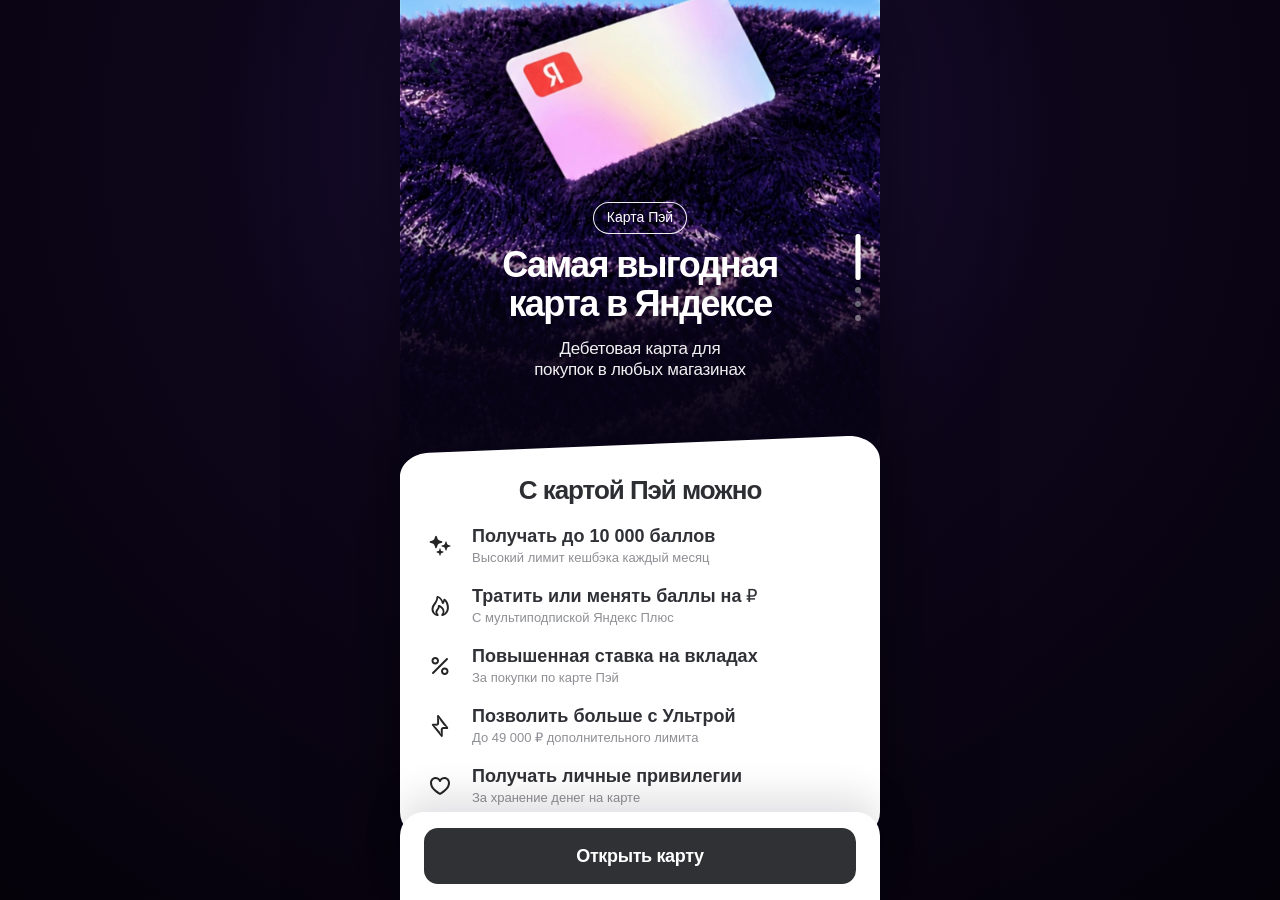
<file: index.html>
<!DOCTYPE html><html lang="ru"><head><meta charSet="utf-8"/><meta name="viewport" content="width=device-width, initial-scale=1, maximum-scale=1"/><link rel="stylesheet" href="/_next/static/chunks/2mtmqizcq_vt6.css" data-precedence="next"/><link rel="preload" as="script" fetchPriority="low" href="/_next/static/chunks/12aruqaur5huj.js"/><script src="/_next/static/chunks/3rx7jmld6eggj.js" async=""></script><script src="/_next/static/chunks/196x_tfexoucg.js" async=""></script><script src="/_next/static/chunks/turbopack-1f6oi11i6ijtn.js" async=""></script><script src="/_next/static/chunks/3fntmmi971322.js" async=""></script><script src="/_next/static/chunks/2_x9-8k02stlx.js" async=""></script><meta name="theme-color" content="#0a0418"/><title>Карта Пэй — выгода каждый день</title><meta name="description" content="Карта Пэй с кешбэком, зелёными ценами и бесплатным пластиком."/><script src="/_next/static/chunks/0cz1d0mv5g_q7.js" noModule=""></script></head><body><div hidden=""><!--$--><!--/$--></div><main class="pay-landing"><div class="pay-landing__viewport" data-scroll-root="true"><section class="video-hero" aria-label="Преимущества карты Пэй" style="--slide-duration:4000ms"><div class="video-hero__media" aria-hidden="true"><div class="video-hero__layer is-active" style="opacity:1"><video class="video-hero__video" src="/media/1-slide.mp4?v=1200x1736" poster="/media/1.png?v=1200x1736" width="1200" height="1736" muted="" playsInline="" preload="auto"></video></div><div class="video-hero__layer" style="opacity:0"><video class="video-hero__video" src="/media/2-slide.mp4?v=1200x1736" width="1200" height="1736" muted="" playsInline="" preload="auto"></video></div><div class="video-hero__layer" style="opacity:0"><video class="video-hero__video" src="/media/3-slide.mp4?v=1200x1736" width="1200" height="1736" muted="" playsInline="" preload="auto"></video></div><div class="video-hero__layer" style="opacity:0"><video class="video-hero__video" src="/media/4-slide.mp4?v=1200x1736" width="1200" height="1736" muted="" playsInline="" preload="auto"></video></div><div class="video-hero__layer" style="opacity:0"><video class="video-hero__video" src="/media/5tr.mp4?v=1200x1736" width="1200" height="1736" muted="" playsInline="" preload="auto"></video></div></div><div class="video-hero__shade" aria-hidden="true"></div><button class="back-button" type="button" aria-label="Вернуться назад">‹</button><div class="hero-copy" aria-live="polite"><div class="hero-copy__item is-active" aria-hidden="false"><p class="hero-copy__eyebrow">Карта Пэй</p><h1>Самая выгодная карта в Яндексе</h1><p class="hero-copy__description">Дебетовая карта для покупок в любых магазинах</p></div><div class="hero-copy__item" aria-hidden="true"><p class="hero-copy__eyebrow">Кешбэк</p><h1>С мгновенным кешбэком</h1><p class="hero-copy__description">Даже с оплатой по QR, онлайн или смартфоном</p></div><div class="hero-copy__item" aria-hidden="true"><p class="hero-copy__eyebrow">Скидки</p><h1>Зелёные цены на Маркете</h1><p class="hero-copy__description">Только с картой Пэй покупайте со скидкой до 30%</p></div><div class="hero-copy__item" aria-hidden="true"><p class="hero-copy__eyebrow">Пластик</p><h1>Бесплатный пластик и стикер</h1><p class="hero-copy__description">С доставкой в пункт выдачи Яндекс Маркета</p></div></div><nav class="slide-pagination" aria-label="Слайды преимуществ"><button class="is-active" type="button" aria-label="Показать слайд 1: Карта Пэй" aria-current="true"><span class="slide-pagination__progress"></span></button><button class="" type="button" aria-label="Показать слайд 2: Кешбэк"></button><button class="" type="button" aria-label="Показать слайд 3: Скидки"></button><button class="" type="button" aria-label="Показать слайд 4: Пластик"></button></nav></section><section class="offer-sheet" aria-labelledby="offer-title"><div class="capabilities"><h2 id="offer-title">С картой Пэй можно</h2><ul class="capabilities__list"><li><span aria-hidden="true"><img alt="" loading="lazy" width="24" height="24" decoding="async" data-nimg="1" style="color:transparent" src="/figma/benefit-plus.svg"/></span><div><h3>Получать до 10 000 баллов</h3><p>Высокий лимит кешбэка каждый месяц</p></div></li><li><span aria-hidden="true"><img alt="" loading="lazy" width="24" height="24" decoding="async" data-nimg="1" style="color:transparent" src="/figma/benefit-fire.svg"/></span><div><h3>Тратить или менять баллы на ₽</h3><p>С мультиподпиской Яндекс Плюс</p></div></li><li><span aria-hidden="true"><img alt="" loading="lazy" width="24" height="24" decoding="async" data-nimg="1" style="color:transparent" src="/figma/benefit-percentage.svg"/></span><div><h3>Повышенная ставка на вкладах</h3><p>За покупки по карте Пэй</p></div></li><li><span aria-hidden="true"><img alt="" loading="lazy" width="24" height="24" decoding="async" data-nimg="1" style="color:transparent" src="/figma/benefit-lightning.svg"/></span><div><h3>Позволить больше с Ультрой</h3><p>До 49 000 ₽ дополнительного лимита</p></div></li><li><span aria-hidden="true"><img alt="" loading="lazy" width="24" height="24" decoding="async" data-nimg="1" style="color:transparent" src="/figma/benefit-heart.svg"/></span><div><h3>Получать личные привилегии</h3><p>За хранение денег на карте</p></div></li></ul></div><section class="cashback-section" aria-labelledby="cashback-title"><h2 id="cashback-title">Выгодные кешбэки<br/>каждый месяц</h2><p>До 10 новых категорий</p><div class="cashback-cards" aria-label="Категории кешбэка"><article><span class="cashback-icon cashback-icon--violet"><img alt="" loading="lazy" width="40" height="40" decoding="async" data-nimg="1" style="color:transparent" src="/figma/cashback-all.png"/></span><strong>до 2%</strong><small>На все покупки по карте</small></article><article><span class="cashback-icon cashback-icon--orange"><img alt="" loading="lazy" width="40" height="40" decoding="async" data-nimg="1" style="color:transparent" src="/figma/cashback-food.svg"/></span><strong>до 7%</strong><small>На кафе, бары и рестораны</small></article><article><span class="cashback-icon cashback-icon--violet"><img alt="" loading="lazy" width="40" height="40" decoding="async" data-nimg="1" style="color:transparent" src="/figma/cashback-clothes.svg"/></span><strong>до 5%</strong><small>На одежду и обувь</small></article></div></section><div class="offer-sheet__application"><a class="primary-action" href="https://pay.yandex.ru/" rel="noreferrer">Открыть карту</a></div></section></div></main><!--$--><!--/$--><script src="/_next/static/chunks/12aruqaur5huj.js" id="_R_" async=""></script><script>(self.__next_f=self.__next_f||[]).push([0])</script><script>self.__next_f.push([1,"1:\"$Sreact.fragment\"\n2:I[39756,[\"/_next/static/chunks/3fntmmi971322.js\"],\"default\"]\n3:I[37457,[\"/_next/static/chunks/3fntmmi971322.js\"],\"default\"]\n4:I[42009,[\"/_next/static/chunks/3fntmmi971322.js\",\"/_next/static/chunks/2_x9-8k02stlx.js\"],\"VideoHero\"]\n5:I[5500,[\"/_next/static/chunks/3fntmmi971322.js\",\"/_next/static/chunks/2_x9-8k02stlx.js\"],\"Image\"]\nd:I[68027,[\"/_next/static/chunks/3fntmmi971322.js\"],\"default\",1]\n:HL[\"/_next/static/chunks/2mtmqizcq_vt6.css\",\"style\"]\n0:{\"P\":null,\"c\":[\"\",\"\"],\"q\":\"\",\"i\":false,\"f\":[[[\"\",{\"children\":[\"__PAGE__\",{},\"$undefined\",\"$undefined\",4608]},\"$undefined\",\"$undefined\",4624],[[\"$\",\"$1\",\"c\",{\"children\":[[[\"$\",\"link\",\"0\",{\"rel\":\"stylesheet\",\"href\":\"/_next/static/chunks/2mtmqizcq_vt6.css\",\"precedence\":\"next\",\"crossOrigin\":\"$undefined\",\"nonce\":\"$undefined\"}],[\"$\",\"script\",\"script-0\",{\"src\":\"/_next/static/chunks/3fntmmi971322.js\",\"async\":true,\"nonce\":\"$undefined\"}]],[\"$\",\"html\",null,{\"lang\":\"ru\",\"children\":[\"$\",\"body\",null,{\"children\":[\"$\",\"$L2\",null,{\"parallelRouterKey\":\"children\",\"error\":\"$undefined\",\"errorStyles\":\"$undefined\",\"errorScripts\":\"$undefined\",\"template\":[\"$\",\"$L3\",null,{}],\"templateStyles\":\"$undefined\",\"templateScripts\":\"$undefined\",\"notFound\":[[[\"$\",\"title\",null,{\"children\":\"404: This page could not be found.\"}],[\"$\",\"div\",null,{\"style\":{\"fontFamily\":\"system-ui,\\\"Segoe UI\\\",Roboto,Helvetica,Arial,sans-serif,\\\"Apple Color Emoji\\\",\\\"Segoe UI Emoji\\\"\",\"height\":\"100vh\",\"textAlign\":\"center\",\"display\":\"flex\",\"flexDirection\":\"column\",\"alignItems\":\"center\",\"justifyContent\":\"center\"},\"children\":[\"$\",\"div\",null,{\"children\":[[\"$\",\"style\",null,{\"dangerouslySetInnerHTML\":{\"__html\":\"body{color:#000;background:#fff;margin:0}.next-error-h1{border-right:1px solid rgba(0,0,0,.3)}@media (prefers-color-scheme:dark){body{color:#fff;background:#000}.next-error-h1{border-right:1px solid rgba(255,255,255,.3)}}\"}}],[\"$\",\"h1\",null,{\"className\":\"next-error-h1\",\"style\":{\"display\":\"inline-block\",\"margin\":\"0 20px 0 0\",\"padding\":\"0 23px 0 0\",\"fontSize\":24,\"fontWeight\":500,\"verticalAlign\":\"top\",\"lineHeight\":\"49px\"},\"children\":404}],[\"$\",\"div\",null,{\"style\":{\"display\":\"inline-block\"},\"children\":[\"$\",\"h2\",null,{\"style\":{\"fontSize\":14,\"fontWeight\":400,\"lineHeight\":\"49px\",\"margin\":0},\"children\":\"This page could not be found.\"}]}]]}]}]],[]],\"forbidden\":\"$undefined\",\"unauthorized\":\"$undefined\"}]}]}]]}],{\"children\":[[\"$\",\"$1\",\"c\",{\"children\":[[\"$\",\"main\",null,{\"className\":\"pay-landing\",\"children\":[\"$\",\"div\",null,{\"className\":\"pay-landing__viewport\",\"data-scroll-root\":true,\"children\":[[\"$\",\"$L4\",null,{}],[\"$\",\"section\",null,{\"className\":\"offer-sheet\",\"aria-labelledby\":\"offer-title\",\"children\":[[\"$\",\"div\",null,{\"className\":\"capabilities\",\"children\":[[\"$\",\"h2\",null,{\"id\":\"offer-title\",\"children\":\"С картой Пэй можно\"}],[\"$\",\"ul\",null,{\"className\":\"capabilities__list\",\"children\":[[\"$\",\"li\",\"Получать до 10 000 баллов\",{\"children\":[[\"$\",\"span\",null,{\"aria-hidden\":\"true\",\"children\":[\"$\",\"$L5\",null,{\"src\":\"/figma/benefit-plus.svg\",\"alt\":\"\",\"width\":24,\"height\":24}]}],[\"$\",\"div\",null,{\"children\":[[\"$\",\"h3\",null,{\"children\":\"Получать до 10 000 баллов\"}],[\"$\",\"p\",null,{\"children\":\"Высокий лимит кешбэка каждый месяц\"}]]}]]}],[\"$\",\"li\",\"Тратить или менять баллы на ₽\",{\"children\":[[\"$\",\"span\",null,{\"aria-hidden\":\"true\",\"children\":[\"$\",\"$L5\",null,{\"src\":\"/figma/benefit-fire.svg\",\"alt\":\"\",\"width\":24,\"height\":24}]}],[\"$\",\"div\",null,{\"children\":[[\"$\",\"h3\",null,{\"children\":\"Тратить или менять баллы на ₽\"}],[\"$\",\"p\",null,{\"children\":\"С мультиподпиской Яндекс Плюс\"}]]}]]}],[\"$\",\"li\",\"Повышенная ставка на вкладах\",{\"children\":[[\"$\",\"span\",null,{\"aria-hidden\":\"true\",\"children\":[\"$\",\"$L5\",null,{\"src\":\"/figma/benefit-percentage.svg\",\"alt\":\"\",\"width\":24,\"height\":24}]}],[\"$\",\"div\",null,{\"children\":[[\"$\",\"h3\",null,{\"children\":\"Повышенная ставка на вкладах\"}],[\"$\",\"p\",null,{\"children\":\"За покупки по карте Пэй\"}]]}]]}],[\"$\",\"li\",\"Позволить больше с Ультрой\",{\"children\":[[\"$\",\"span\",null,{\"aria-hidden\":\"true\",\"children\":[\"$\",\"$L5\",null,{\"src\":\"/figma/benefit-lightning.svg\",\"alt\":\"\",\"width\":24,\"height\":24}]}],[\"$\",\"div\",null,{\"children\":[[\"$\",\"h3\",null,{\"children\":\"Позволить больше с Ультрой\"}],[\"$\",\"p\",null,{\"children\":\"До 49 000 ₽ дополнительного лимита\"}]]}]]}],[\"$\",\"li\",\"Получать личные привилегии\",{\"children\":[[\"$\",\"span\",null,{\"aria-hidden\":\"true\",\"children\":[\"$\",\"$L5\",null,{\"src\":\"/figma/benefit-heart.svg\",\"alt\":\"\",\"width\":24,\"height\":24}]}],[\"$\",\"div\",null,{\"children\":[[\"$\",\"h3\",null,{\"children\":\"Получать личные привилегии\"}],[\"$\",\"p\",null,{\"children\":\"За хранение денег на карте\"}]]}]]}]]}]]}],[\"$\",\"section\",null,{\"className\":\"cashback-section\",\"aria-labelledby\":\"cashback-title\",\"children\":[[\"$\",\"h2\",null,{\"id\":\"cashback-title\",\"children\":[\"Выгодные кешбэки\",[\"$\",\"br\",null,{}],\"каждый месяц\"]}],[\"$\",\"p\",null,{\"children\":\"До 10 новых категорий\"}],[\"$\",\"div\",null,{\"className\":\"cashback-cards\",\"aria-label\":\"Категории кешбэка\",\"children\":[[\"$\",\"article\",\"На все покупки по карте\",{\"children\":[[\"$\",\"span\",null,{\"className\":\"cashback-icon cashback-icon--violet\",\"children\":[\"$\",\"$L5\",null,{\"src\":\"/figma/cashback-all.png\",\"alt\":\"\",\"width\":40,\"height\":40}]}],[\"$\",\"strong\",null,{\"children\":\"до 2%\"}],[\"$\",\"small\",null,{\"children\":\"На все покупки по карте\"}]]}],[\"$\",\"article\",\"На кафе, бары и рестораны\",{\"children\":[[\"$\",\"span\",null,{\"className\":\"cashback-icon cashback-icon--orange\",\"children\":[\"$\",\"$L5\",null,{\"src\":\"/figma/cashback-food.svg\",\"alt\":\"\",\"width\":40,\"height\":40}]}],\"$L6\",\"$L7\"]}],\"$L8\"]}]]}],\"$L9\"]}]]}]}],[\"$La\"],\"$Lb\"]}],{},null,false,null]},null,false,null],\"$Lc\",false]],\"m\":\"$undefined\",\"G\":[\"$d\",[\"$Le\"]],\"S\":true,\"h\":null,\"r\":\"$undefined\",\"s\":\"$undefined\",\"a\":\"$undefined\",\"l\":\"$undefined\",\"p\":\"$undefined\",\"d\":\"$undefined\",\"b\":\"5E_3-fhJJromnHO4Xf_ew\"}\nf:I[97367,[\"/_next/static/chunks/3fntmmi971322.js\"],\"OutletBoundary\"]\n10:\"$Sreact.suspense\"\n12:I[97367,[\"/_next/static/chunks/3fntmmi971322.js\"],\"ViewportBoundary\"]\n14:I[97367,[\"/_next/static/chunks/3fntmmi971322.js\"],\"MetadataBoundary\"]\n6:[\"$\",\"strong\",null,{\"children\":\"до 7%\"}]\n7:[\"$\",\"small\",null,{\"children\":\"На кафе, бары и рестораны\"}]\n8:[\"$\",\"article\",\"На одежду и обувь\",{\"children\":[[\"$\",\"span\",null,{\"className\":\"cashback-icon cashback-icon--violet\",\"children\":[\"$\",\"$L5\",null,{\"src\":\"/figma/cashback-clothes.svg\",\"alt\":\"\",\"width\":40,\"height\":40}]}],[\"$\",\"strong\",null,{\"children\":\"до 5%\"}],[\"$\",\"small\",null,{\"children\":\"На одежду и обувь\"}]]}]\n9:[\"$\",\"div\",null,{\"className\":\"offer-sheet__application\",\"children\":[\"$\",\"a\",null,{\"className\":\"primary-action\",\"href\":\"https://pay.yandex.ru/\",\"rel\":\"noreferrer\",\"children\":\"Открыть карту\"}]}]\na:[\"$\",\"script\",\"script-0\",{\"src\":\"/_next/static/chunks/2_x9-8k02stlx.js\",\"async\":true,\"nonce\":\"$undefined\"}]\nb:[\"$\",\"$Lf\",null,{\"children\":[\"$\",\"$10\",null,{\"name\":\"Next.MetadataOutlet\",\"children\":\"$@11\"}]}]\nc:[\"$\",\"$1\",\"h\",{\"children\":[null,[\"$\",\"$L12\",null,{\"children\":\"$L13\"}],[\"$\",\"div\",null,{\"hidden\":true,\"children\":[\"$\",\"$L14\",null,{\"children\":[\"$\",\"$10\",null,{\"name\":\"Next.Metadata\",\"children\":\"$L15\"}]}]}],null]}]\ne:[\"$\",\"link\",\"0\",{\"rel\":\"stylesheet\",\"href\":\"/_next/static/chunks/2mtmqizcq_vt6.css\",\"precedence\":\"next\",\"crossOrigin\":\"$undefined\",\"nonce\":\"$undefined\"}]\n13:[[\"$\",\"meta\",\"0\",{\"charSet\":\"utf-8\"}],[\"$\",\"meta\",\"1\",{\"name\":\"viewport\",\"content\":\"width=device-width, initial-scale=1, maximum-scale=1\"}],[\"$\",\"meta\",\"2\",{\"name\":\"theme-color\",\"content\":\"#0a0418\"}]]\n11:null\n15:[[\"$\",\"title\",\"0\",{\"children\":\"Карта Пэй — выгода каждый день\"}],[\"$\",\"meta\",\"1\",{\"name\":\"description\",\"content\":\"Карта Пэй с кешбэком, зелёными ценами и бесплатным пластиком.\"}]]\n"])</script></body></html>
</file>
<file: _next/static/chunks/2mtmqizcq_vt6.css>
:root{--app-width:480px;--video-stage-height:460px;--ink:#2d2e32;--paper:#fff;--accent:#ee47c4;--cyan:#23989c}*{box-sizing:border-box}html{--lightningcss-light: ;--lightningcss-dark:initial;color-scheme:dark;background:#07030f;height:100%;overflow:hidden}body{min-width:320px;height:100%;color:var(--paper);-webkit-font-smoothing:antialiased;text-rendering:optimizelegibility;background:radial-gradient(circle at 50% 15%,#231143 0,#0d061a 42%,#05020a 100%);margin:0;font-family:-apple-system,BlinkMacSystemFont,Segoe UI,Arial,Helvetica,sans-serif;overflow:hidden}button,input,a{font:inherit}a{color:inherit}button{-webkit-tap-highlight-color:transparent}.sr-only{clip:rect(0, 0, 0, 0);white-space:nowrap;border:0;width:1px;height:1px;margin:-1px;padding:0;position:absolute;overflow:hidden}.pay-landing{touch-action:pan-y;height:100svh;overflow:hidden}.pay-landing__viewport{width:min(100%, var(--app-width));overscroll-behavior-y:contain;scrollbar-width:none;touch-action:pan-y;-webkit-overflow-scrolling:touch;background:#09031a;height:100svh;margin-inline:auto;position:relative;overflow:hidden auto;box-shadow:0 0 80px #00000094}.pay-landing__viewport::-webkit-scrollbar{display:none}.video-hero{z-index:0;isolation:isolate;cursor:grab;touch-action:none;-webkit-user-select:none;user-select:none;background:#070314;width:100%;height:100svh;min-height:560px;position:sticky;top:0;overflow:hidden}.video-hero:active{cursor:grabbing}.video-hero__media,.video-hero__shade,.video-hero__layer,.video-hero__video{width:100%;height:100%;position:absolute;inset:0}.video-hero__media,.video-hero__shade{height:var(--video-stage-height);bottom:auto}.video-hero__media{z-index:-2;pointer-events:none;-webkit-user-select:none;user-select:none;overflow:hidden}.video-hero__layer{opacity:0}.video-hero__layer.is-previous{z-index:1;opacity:1}.video-hero__layer.is-active{z-index:2;opacity:1}.video-hero__video{object-fit:cover;object-position:50% 50%;width:100%;max-width:none;height:100%;max-height:none;display:block}.video-hero__shade{z-index:-1;pointer-events:none;background:linear-gradient(#07031400 0% 40%,#07031421 50%,#070314e0 73%,#070314 100%)}.back-button{z-index:5;top:max(42px, calc(env(safe-area-inset-top) + 30px));color:#132131;cursor:pointer;background:0 0;border:0;place-items:center;width:30px;height:36px;padding:0;font-family:Arial,sans-serif;font-size:40px;font-weight:300;line-height:1;transition:color .18s,transform .18s;display:grid;position:absolute;left:20px}.back-button:active{transform:translate(-2px)}.hero-copy{z-index:3;right:26px;bottom:calc(100svh - var(--video-stage-height) + 80px);text-align:center;height:200px;position:absolute;left:26px}.hero-copy__item{opacity:0;filter:blur(5px);pointer-events:none;will-change:opacity, transform, filter;flex-direction:column;align-items:center;transition:opacity .72s cubic-bezier(.22,1,.36,1),transform .85s cubic-bezier(.22,1,.36,1),filter .72s cubic-bezier(.22,1,.36,1);display:flex;position:absolute;bottom:0;left:0;right:0;transform:translateY(30px)}.hero-copy__item.is-active{opacity:1;filter:blur();pointer-events:auto;transform:translate(0,0)}.hero-copy__item.is-previous{opacity:0;filter:blur(5px);transform:translateY(30px)}.hero-copy__eyebrow{color:#fff;-webkit-backdrop-filter:blur(5px);backdrop-filter:blur(5px);background:#0b041c14;border:1.5px solid #fffffff0;border-radius:999px;min-height:32px;margin:0 0 12px;padding:6px 13px 7px;font-size:14px;font-weight:500;line-height:16px}.hero-copy h1{color:#fff;letter-spacing:-.045em;text-wrap:balance;max-width:360px;margin:0;font-size:clamp(29px,8.6vw,36px);font-weight:700;line-height:1.08}.hero-copy__description{color:#fffffff0;letter-spacing:-.015em;text-wrap:balance;max-width:320px;margin:14px 0 0;font-size:clamp(15px,4.25vw,17px);font-weight:400;line-height:1.25}.slide-pagination{z-index:6;flex-direction:column;align-items:center;gap:6px;display:flex;position:absolute;top:26%;right:15px}.slide-pagination button{cursor:pointer;background:0 0;border:0;width:14px;height:8px;padding:0;transition:height .42s cubic-bezier(.22,1,.36,1);position:relative}.slide-pagination button:before{content:"";background:#ffffff61;border-radius:999px;width:6px;height:6px;transition:width .35s,height .35s,background-color .35s;position:absolute;top:50%;left:50%;transform:translate(-50%,-50%)}.slide-pagination button.is-active{height:46px}.slide-pagination button.is-active:before{background:#ffffff5c;width:5px;height:100%}.slide-pagination__progress{z-index:1;transform-origin:top;width:5px;height:100%;animation:slide-progress var(--slide-duration) linear forwards;background:#fff;border-radius:999px;position:absolute;top:0;left:50%;transform:translate(-50%)scaleY(0)}@keyframes slide-progress{to{transform:translate(-50%)scaleY(1)}}.offer-sheet{z-index:10;margin-top:calc(-100svh + var(--video-stage-height));color:var(--ink);touch-action:pan-y;background:#070314;padding-bottom:110px;position:relative;overflow:visible}.offer-sheet h2,.offer-sheet h3,.offer-sheet p{text-wrap:balance}.capabilities{background:#fff;border-radius:24px;padding:16px 20px 20px;position:relative}.capabilities:before{z-index:0;content:"";pointer-events:none;background:url(/figma/sheet-protrusion.svg) 50%/100% 100% no-repeat;width:100%;height:139px;position:absolute;top:-24px;left:0}.capabilities>*{z-index:1;position:relative}.capabilities>h2,.cashback-section>h2{color:#2d2e32;letter-spacing:-.04em;text-align:center;margin:0;font-size:26px;font-weight:650;line-height:1.08}.capabilities>h2{margin-bottom:12px}.capabilities__list{margin:0;padding:0;list-style:none}.capabilities__list li{grid-template-columns:52px 1fr;align-items:start;height:60px;padding-block:10px;display:grid}.capabilities__list li>span{color:#313237;place-items:center;width:40px;height:40px;line-height:1;display:grid}.capabilities__list li>span img{width:24px;height:24px}.capabilities__list h3,.capabilities__list p{margin:0}.capabilities__list h3{color:#303136;letter-spacing:0;font-size:18px;font-weight:580;line-height:20px}.capabilities__list p{color:#8e8f94;margin-top:4px;font-size:13px;line-height:16px}.cashback-section{border-radius:24px;margin-top:8px}.comfort-section{text-align:center;background:#f5f6f8;min-height:340px;padding:28px 28px 22px}.comfort-art{background:radial-gradient(circle at 50% 100%,#fdddf6 0 26%,#0000 27%),linear-gradient(145deg,#fff,#eef0f5);border-radius:24px;width:220px;height:150px;margin:18px auto 4px;position:relative;overflow:hidden}.comfort-art__orb{z-index:2;color:#fff;background:linear-gradient(135deg,#ffffff85,#0000 38%),linear-gradient(145deg,#f95bbf 4%,#8752f7 48%,#55d9eb);border-radius:50%;place-items:center;width:86px;height:86px;display:grid;position:absolute;top:12px;left:50%;transform:translate(-50%);box-shadow:0 14px 28px #7947eb47}.comfort-art__base{background:linear-gradient(145deg,#ffbbdf,#f7d76e);border:7px solid #ff8ccf;border-radius:24px 24px 12px 12px;width:116px;height:100px;position:absolute;bottom:-22px;left:50%;transform:translate(-50%)rotate(-4deg);box-shadow:0 12px 25px #e146a933}.comfort-section h3,.comfort-section p{margin:0 auto}.comfort-section h3{color:#303136;letter-spacing:-.02em;max-width:290px;font-size:15px;font-weight:650}.comfort-section p{color:#77787e;max-width:305px;margin-top:8px;font-size:11px;line-height:1.35}.comparison-section{background:#fff;padding:38px 27px 30px}.comparison-section>h2{margin-bottom:26px}.comparison-table{color:#37383c;width:100%}.comparison-table__head,.comparison-table__row{grid-template-columns:minmax(0,1fr) 58px 72px;align-items:center;display:grid}.comparison-table__head{color:#f04ec4;text-align:center;min-height:34px;font-size:10px}.comparison-table__row{border-top:1px solid #ececf0;min-height:54px;font-size:11px}.comparison-table__row span:first-child{padding-right:8px;font-weight:540;line-height:1.18}.comparison-table__row span:not(:first-child){color:#a0a1a6;text-align:center;font-size:12px}.comparison-table__row span:last-child{color:#ef47c4}.plus-features{background:#f5f6f8;padding:38px 18px 24px}.plus-features>h2{margin-bottom:24px;font-size:24px}.plus-features__grid{grid-template-columns:1fr 1fr;gap:7px;display:grid}.plus-features article{text-align:center;background:#fff;border-radius:18px;min-width:0;min-height:210px;padding:12px 12px 16px}.mini-illustration{background:linear-gradient(145deg,#f4f1ff,#f9eafa);border-radius:14px;height:116px;position:relative;overflow:hidden}.mini-illustration:before,.mini-illustration:after{content:"";border-radius:50%;position:absolute}.mini-illustration:before{background:linear-gradient(145deg,#ef5dc2,#7a52f8 64%,#63d9ee);width:72px;height:72px;top:24px;left:50%;transform:translate(-50%);box-shadow:0 12px 24px #854ceb33}.mini-illustration:after{background:linear-gradient(145deg,#ffb7df,#f3d774);width:104px;height:74px;bottom:-32px;left:50%;transform:translate(-50%)rotate(-5deg)}.mini-illustration>svg{z-index:2;color:#fff;position:absolute;top:38px;left:50%;transform:translate(-50%)}.mini-illustration--music:before{background:linear-gradient(145deg,#ff5cae,#7d55ee)}.mini-illustration--pay:before{background:linear-gradient(145deg,#ec4eb8,#a64ef2);border-radius:28px;width:80px}.mini-illustration--pause:before{background:linear-gradient(145deg,#5fe0e8,#a550ef)}.plus-features article h3,.plus-features article p{margin:0}.plus-features article h3{color:#303136;margin-top:10px;font-size:12px;font-weight:650;line-height:1.16}.plus-features article p{color:#8d8e93;margin-top:5px;font-size:9px;line-height:1.25}.cashback-section{text-align:center;background:#fff;padding:28px 0 24px}.cashback-section>h2{font-size:26px}.cashback-section>p{color:#303136;margin:8px 0 0;font-size:16px;line-height:20px}.cashback-cards{scroll-snap-type:x mandatory;scrollbar-width:none;touch-action:pan-x;gap:8px;padding:20px 20px 0;display:flex;overflow-x:auto}.cashback-cards::-webkit-scrollbar{display:none}.cashback-cards article{scroll-snap-align:center;text-align:left;background:#f3f5f7;border-radius:24px;flex-direction:column;align-items:flex-start;width:148px;min-width:148px;height:172px;padding:16px 20px;display:flex}.cashback-cards article>span{border-radius:50%;place-items:center;width:40px;height:40px;display:grid;overflow:hidden}.cashback-icon--violet{background:#cc7acc}.cashback-icon--orange{background:#f7ad19}.cashback-icon img{width:24px;height:24px}.cashback-cards article:first-child .cashback-icon img{width:62px;max-width:none;height:62px}.cashback-cards strong{color:#292a2e;letter-spacing:-.05em;margin-top:auto;font-size:32px;font-weight:400;line-height:36px}.cashback-cards small{color:#303136;margin-top:4px;font-size:13px;line-height:16px}.offer-sheet__application{z-index:50;width:min(100%, var(--app-width));min-height:0;padding:16px 24px max(16px, env(safe-area-inset-bottom));background:#fff;border:0;border-radius:24px 24px 0 0;position:fixed;bottom:0;left:50%;transform:translate(-50%);box-shadow:0 -16px 38px #0a04181f}.primary-action{color:#fff;letter-spacing:-.02em;background:#303135;border-radius:14px;justify-content:center;align-items:center;min-height:56px;margin-top:0;font-size:18px;font-weight:600;text-decoration:none;transition:background-color .18s,transform .18s;display:flex}.primary-action:hover{background:#1f2023}.primary-action:active{transform:scale(.985)}.legal-copy{color:#a1a2a7;text-align:center;margin:10px 0 0;font-size:10.5px;line-height:1.16}.legal-copy a{color:var(--cyan);text-decoration:none}.home-indicator{bottom:max(7px, env(safe-area-inset-bottom));background:#101114;border-radius:999px;width:134px;height:5px;position:absolute;left:50%;transform:translate(-50%)}:focus-visible{outline-offset:3px;outline:3px solid #ffdc40}@media (max-width:360px){.hero-copy{left:18px;right:18px}.hero-copy h1{font-size:28px}.capabilities,.comfort-section,.comparison-section,.offer-sheet__application{padding-left:18px;padding-right:18px}.trial-offer{margin-left:-17px;margin-right:-17px;padding-left:18px;padding-right:18px}}@media (max-height:690px){.hero-copy{bottom:calc(100svh - var(--video-stage-height) + 64px);height:174px}.hero-copy__eyebrow{margin-bottom:8px}.hero-copy__description{margin-top:9px}.capabilities{padding-top:28px}}@media (prefers-reduced-motion:reduce){html{scroll-behavior:auto}*,:before,:after{scroll-behavior:auto!important;transition-duration:.01ms!important;animation-duration:.01ms!important;animation-iteration-count:1!important}.hero-copy__item{filter:none;transform:none}.video-hero__layer,.video-hero__video{transform:none}}
</file>
